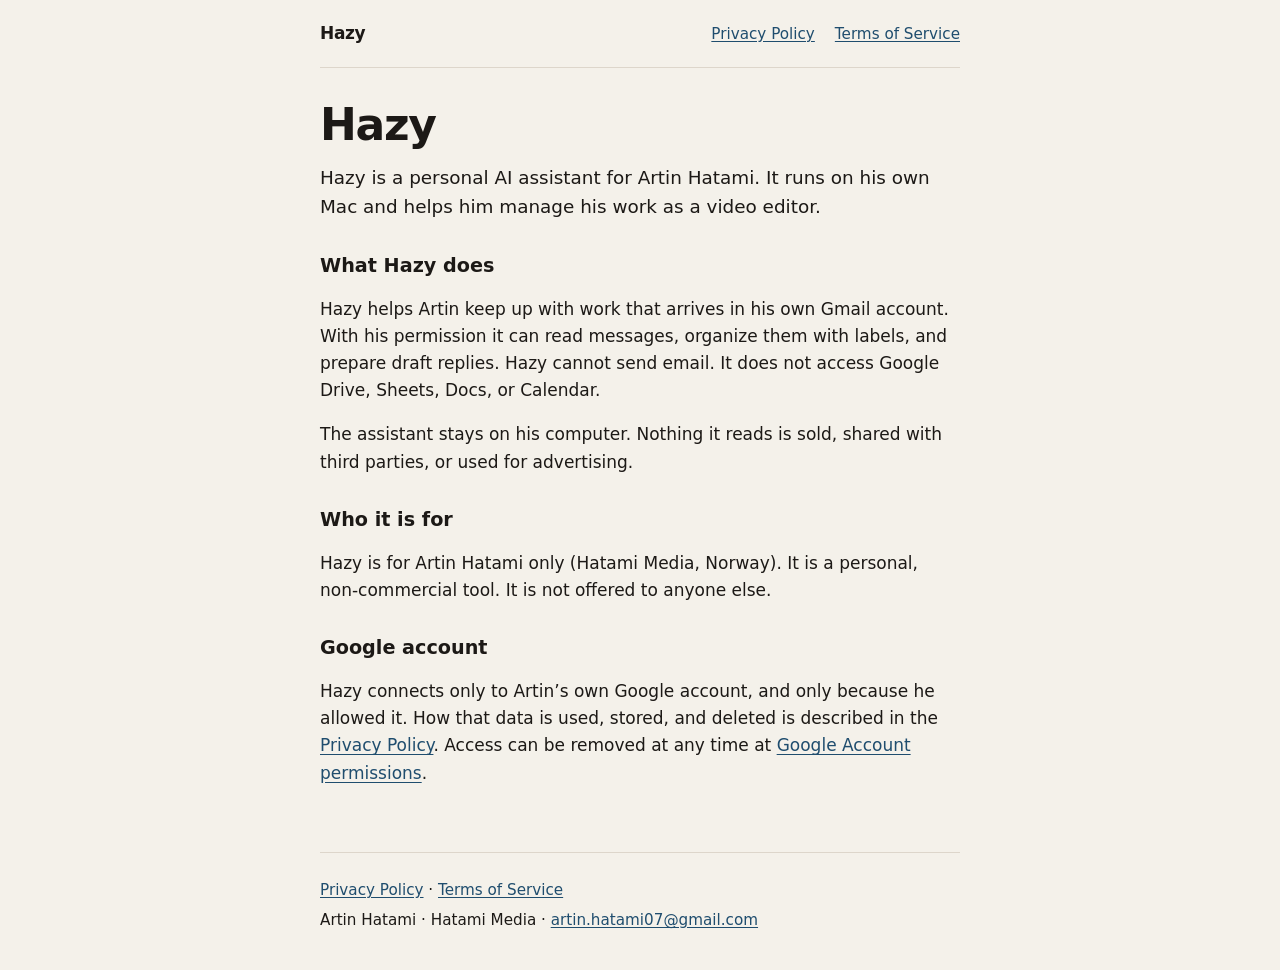
<file: index.html>
<!DOCTYPE html>
<html lang="en">
<head>
  <meta charset="utf-8">
  <meta name="viewport" content="width=device-width, initial-scale=1">
  <meta name="google-site-verification" content="SPIMSb1_VGss1tQiA5L71bRb8bG0CPgbk4n7Tg5gblY" />
  <title>Hazy</title>
  <meta name="description" content="Hazy is a personal AI assistant for Artin Hatami. It runs on his own Mac and helps him manage his work.">
  <link rel="stylesheet" href="styles.css">
</head>
<body>
  <header class="site-header">
    <a class="wordmark" href="index.html">Hazy</a>
    <nav>
      <a href="privacy.html">Privacy Policy</a>
      <a href="terms.html">Terms of Service</a>
    </nav>
  </header>

  <main>
    <h1>Hazy</h1>
    <p class="lede">Hazy is a personal AI assistant for Artin Hatami. It runs on his own Mac and helps him manage his work as a video editor.</p>

    <h2>What Hazy does</h2>
    <p>Hazy helps Artin keep up with work that arrives in his own Gmail account. With his permission it can read messages, organize them with labels, and prepare draft replies. Hazy cannot send email. It does not access Google Drive, Sheets, Docs, or Calendar.</p>
    <p>The assistant stays on his computer. Nothing it reads is sold, shared with third parties, or used for advertising.</p>

    <h2>Who it is for</h2>
    <p>Hazy is for Artin Hatami only (Hatami Media, Norway). It is a personal, non-commercial tool. It is not offered to anyone else.</p>

    <h2>Google account</h2>
    <p>Hazy connects only to Artin’s own Google account, and only because he allowed it. How that data is used, stored, and deleted is described in the <a href="privacy.html">Privacy Policy</a>. Access can be removed at any time at <a href="https://myaccount.google.com/permissions">Google Account permissions</a>.</p>
  </main>

  <footer class="site-footer">
    <p><a href="privacy.html">Privacy Policy</a> · <a href="terms.html">Terms of Service</a></p>
    <p>Artin Hatami · Hatami Media · <a href="mailto:artin.hatami07@gmail.com">artin.hatami07@gmail.com</a></p>
  </footer>
</body>
</html>
</file>
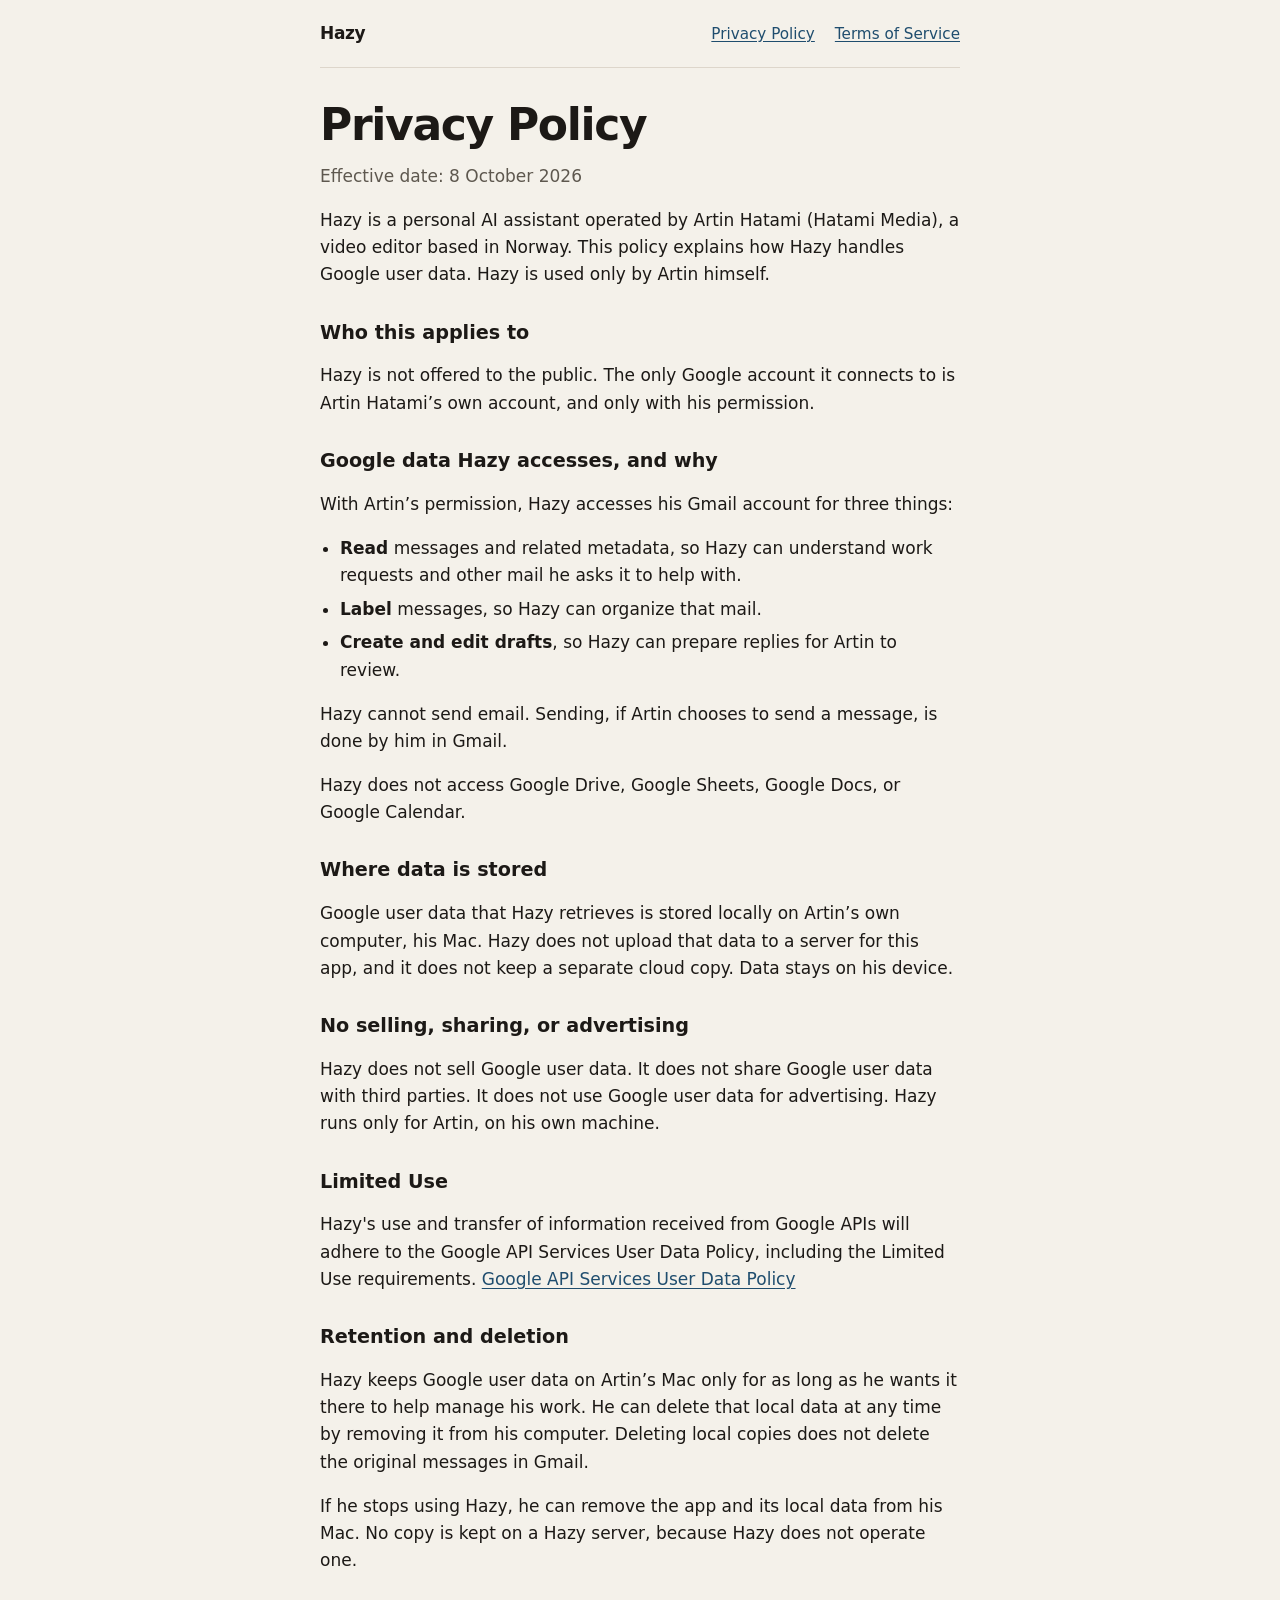
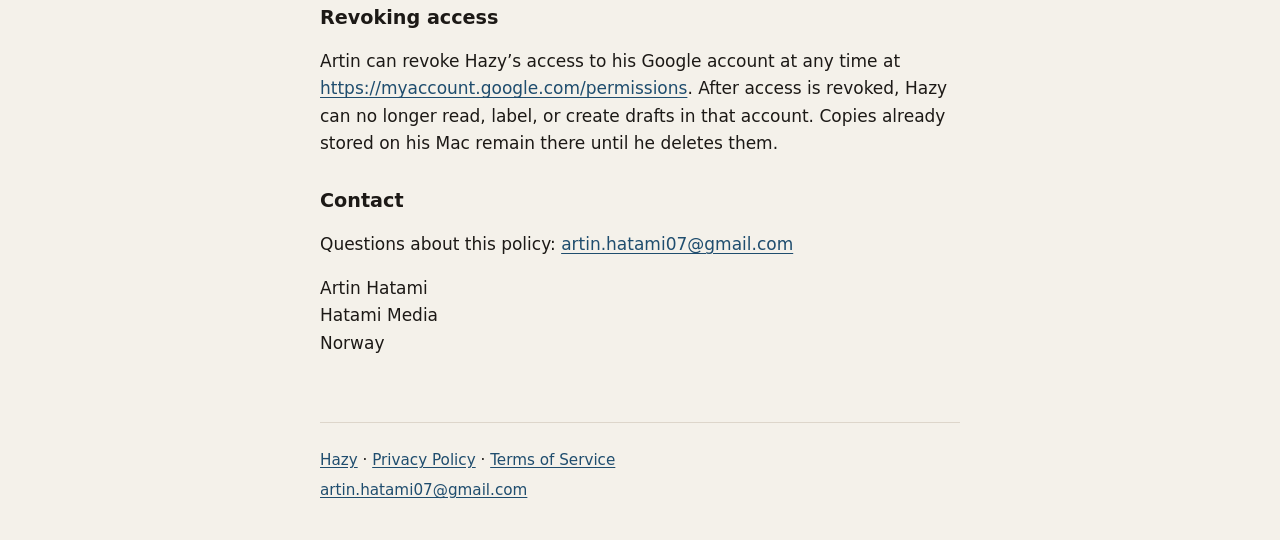
<file: privacy.html>
<!DOCTYPE html>
<html lang="en">
<head>
  <meta charset="utf-8">
  <meta name="viewport" content="width=device-width, initial-scale=1">
  <title>Privacy Policy — Hazy</title>
  <meta name="description" content="Privacy policy for Hazy, a personal AI assistant operated by Artin Hatami.">
  <link rel="stylesheet" href="styles.css">
</head>
<body>
  <header class="site-header">
    <a class="wordmark" href="index.html">Hazy</a>
    <nav>
      <a href="privacy.html" aria-current="page">Privacy Policy</a>
      <a href="terms.html">Terms of Service</a>
    </nav>
  </header>

  <main>
    <h1>Privacy Policy</h1>
    <p class="meta">Effective date: 8 October 2026</p>
    <p>Hazy is a personal AI assistant operated by Artin Hatami (Hatami Media), a video editor based in Norway. This policy explains how Hazy handles Google user data. Hazy is used only by Artin himself.</p>

    <h2>Who this applies to</h2>
    <p>Hazy is not offered to the public. The only Google account it connects to is Artin Hatami’s own account, and only with his permission.</p>

    <h2>Google data Hazy accesses, and why</h2>
    <p>With Artin’s permission, Hazy accesses his Gmail account for three things:</p>
    <ul>
      <li><strong>Read</strong> messages and related metadata, so Hazy can understand work requests and other mail he asks it to help with.</li>
      <li><strong>Label</strong> messages, so Hazy can organize that mail.</li>
      <li><strong>Create and edit drafts</strong>, so Hazy can prepare replies for Artin to review.</li>
    </ul>
    <p>Hazy cannot send email. Sending, if Artin chooses to send a message, is done by him in Gmail.</p>
    <p>Hazy does not access Google Drive, Google Sheets, Google Docs, or Google Calendar.</p>

    <h2>Where data is stored</h2>
    <p>Google user data that Hazy retrieves is stored locally on Artin’s own computer, his Mac. Hazy does not upload that data to a server for this app, and it does not keep a separate cloud copy. Data stays on his device.</p>

    <h2>No selling, sharing, or advertising</h2>
    <p>Hazy does not sell Google user data. It does not share Google user data with third parties. It does not use Google user data for advertising. Hazy runs only for Artin, on his own machine.</p>

    <h2>Limited Use</h2>
    <p>Hazy's use and transfer of information received from Google APIs will adhere to the Google API Services User Data Policy, including the Limited Use requirements. <a href="https://developers.google.com/terms/api-services-user-data-policy">Google API Services User Data Policy</a></p>

    <h2>Retention and deletion</h2>
    <p>Hazy keeps Google user data on Artin’s Mac only for as long as he wants it there to help manage his work. He can delete that local data at any time by removing it from his computer. Deleting local copies does not delete the original messages in Gmail.</p>
    <p>If he stops using Hazy, he can remove the app and its local data from his Mac. No copy is kept on a Hazy server, because Hazy does not operate one.</p>

    <h2>Revoking access</h2>
    <p>Artin can revoke Hazy’s access to his Google account at any time at <a href="https://myaccount.google.com/permissions">https://myaccount.google.com/permissions</a>. After access is revoked, Hazy can no longer read, label, or create drafts in that account. Copies already stored on his Mac remain there until he deletes them.</p>

    <h2>Contact</h2>
    <p>Questions about this policy: <a href="mailto:artin.hatami07@gmail.com">artin.hatami07@gmail.com</a></p>
    <p>Artin Hatami<br>Hatami Media<br>Norway</p>
  </main>

  <footer class="site-footer">
    <p><a href="index.html">Hazy</a> · <a href="privacy.html">Privacy Policy</a> · <a href="terms.html">Terms of Service</a></p>
    <p><a href="mailto:artin.hatami07@gmail.com">artin.hatami07@gmail.com</a></p>
  </footer>
</body>
</html>
</file>
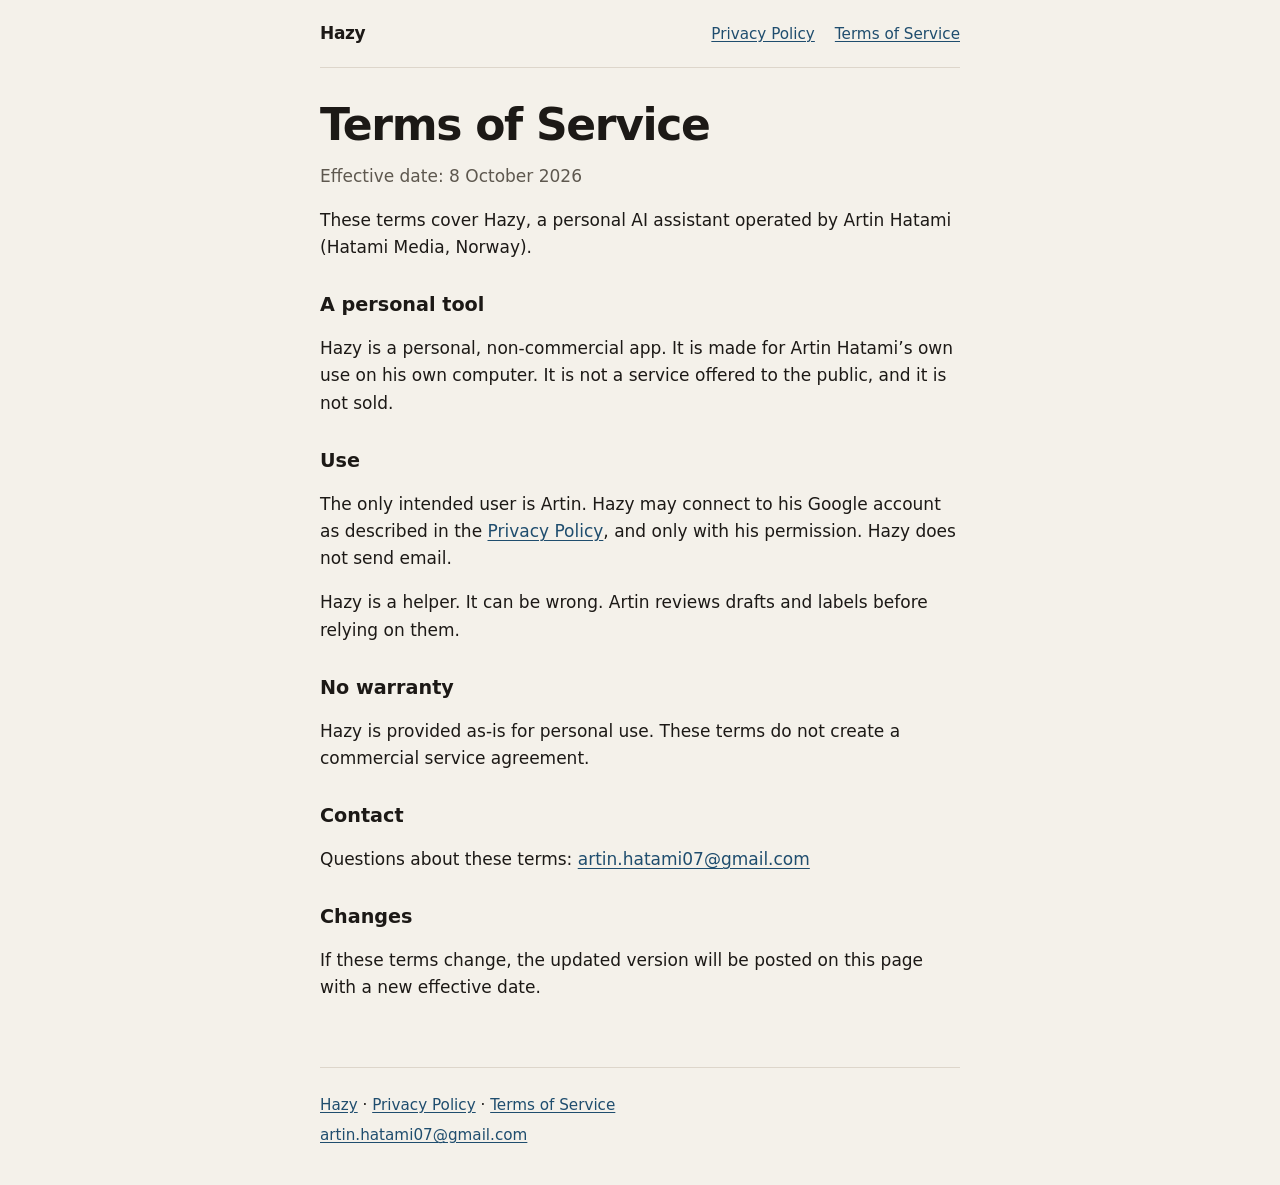
<file: terms.html>
<!DOCTYPE html>
<html lang="en">
<head>
  <meta charset="utf-8">
  <meta name="viewport" content="width=device-width, initial-scale=1">
  <title>Terms of Service — Hazy</title>
  <meta name="description" content="Terms of service for Hazy, a personal, non-commercial AI assistant operated by Artin Hatami.">
  <link rel="stylesheet" href="styles.css">
</head>
<body>
  <header class="site-header">
    <a class="wordmark" href="index.html">Hazy</a>
    <nav>
      <a href="privacy.html">Privacy Policy</a>
      <a href="terms.html" aria-current="page">Terms of Service</a>
    </nav>
  </header>

  <main>
    <h1>Terms of Service</h1>
    <p class="meta">Effective date: 8 October 2026</p>
    <p>These terms cover Hazy, a personal AI assistant operated by Artin Hatami (Hatami Media, Norway).</p>

    <h2>A personal tool</h2>
    <p>Hazy is a personal, non-commercial app. It is made for Artin Hatami’s own use on his own computer. It is not a service offered to the public, and it is not sold.</p>

    <h2>Use</h2>
    <p>The only intended user is Artin. Hazy may connect to his Google account as described in the <a href="privacy.html">Privacy Policy</a>, and only with his permission. Hazy does not send email.</p>
    <p>Hazy is a helper. It can be wrong. Artin reviews drafts and labels before relying on them.</p>

    <h2>No warranty</h2>
    <p>Hazy is provided as-is for personal use. These terms do not create a commercial service agreement.</p>

    <h2>Contact</h2>
    <p>Questions about these terms: <a href="mailto:artin.hatami07@gmail.com">artin.hatami07@gmail.com</a></p>

    <h2>Changes</h2>
    <p>If these terms change, the updated version will be posted on this page with a new effective date.</p>
  </main>

  <footer class="site-footer">
    <p><a href="index.html">Hazy</a> · <a href="privacy.html">Privacy Policy</a> · <a href="terms.html">Terms of Service</a></p>
    <p><a href="mailto:artin.hatami07@gmail.com">artin.hatami07@gmail.com</a></p>
  </footer>
</body>
</html>
</file>
<file: styles.css>
:root {
  --bg: #f4f1ea;
  --ink: #1c1916;
  --muted: #5e584f;
  --line: #ddd6cb;
  --link: #1f4d6e;
  --max: 40rem;
}

* { box-sizing: border-box; }

html { -webkit-text-size-adjust: 100%; }

body {
  margin: 0;
  background: var(--bg);
  color: var(--ink);
  font-family: system-ui, -apple-system, "Segoe UI", Roboto, Helvetica, Arial, sans-serif;
  font-size: 1.0625rem;
  line-height: 1.6;
}

a {
  color: var(--link);
  text-underline-offset: 0.15em;
}

a:hover { text-decoration-thickness: 2px; }

.site-header,
main,
.site-footer {
  width: min(100% - 2.5rem, var(--max));
  margin-inline: auto;
}

.site-header {
  display: flex;
  flex-wrap: wrap;
  align-items: baseline;
  justify-content: space-between;
  gap: 0.75rem 1.5rem;
  padding: 1.25rem 0;
  border-bottom: 1px solid var(--line);
}

.wordmark {
  color: var(--ink);
  font-weight: 650;
  letter-spacing: -0.02em;
  text-decoration: none;
}

nav {
  display: flex;
  flex-wrap: wrap;
  gap: 0.75rem 1.25rem;
}

nav a { font-size: 0.95rem; }

main { padding: 2rem 0 3rem; }

h1 {
  margin: 0 0 0.75rem;
  font-size: clamp(2rem, 5vw, 2.75rem);
  line-height: 1.15;
  letter-spacing: -0.03em;
}

h2 {
  margin: 2rem 0 0.5rem;
  font-size: 1.2rem;
  line-height: 1.3;
}

p, li { color: var(--ink); }

.lede {
  font-size: 1.15rem;
  margin-top: 0;
}

.meta {
  color: var(--muted);
  margin-top: 0;
}

ul {
  margin: 0.5rem 0 1rem;
  padding-left: 1.25rem;
}

li + li { margin-top: 0.4rem; }

.site-footer {
  padding: 1.25rem 0 2rem;
  border-top: 1px solid var(--line);
  color: var(--muted);
  font-size: 0.95rem;
}

.site-footer p { margin: 0.35rem 0; }

@media (max-width: 32rem) {
  .site-header,
  main,
  .site-footer { width: min(100% - 2rem, var(--max)); }

  .site-header { align-items: flex-start; flex-direction: column; }
}
</file>
